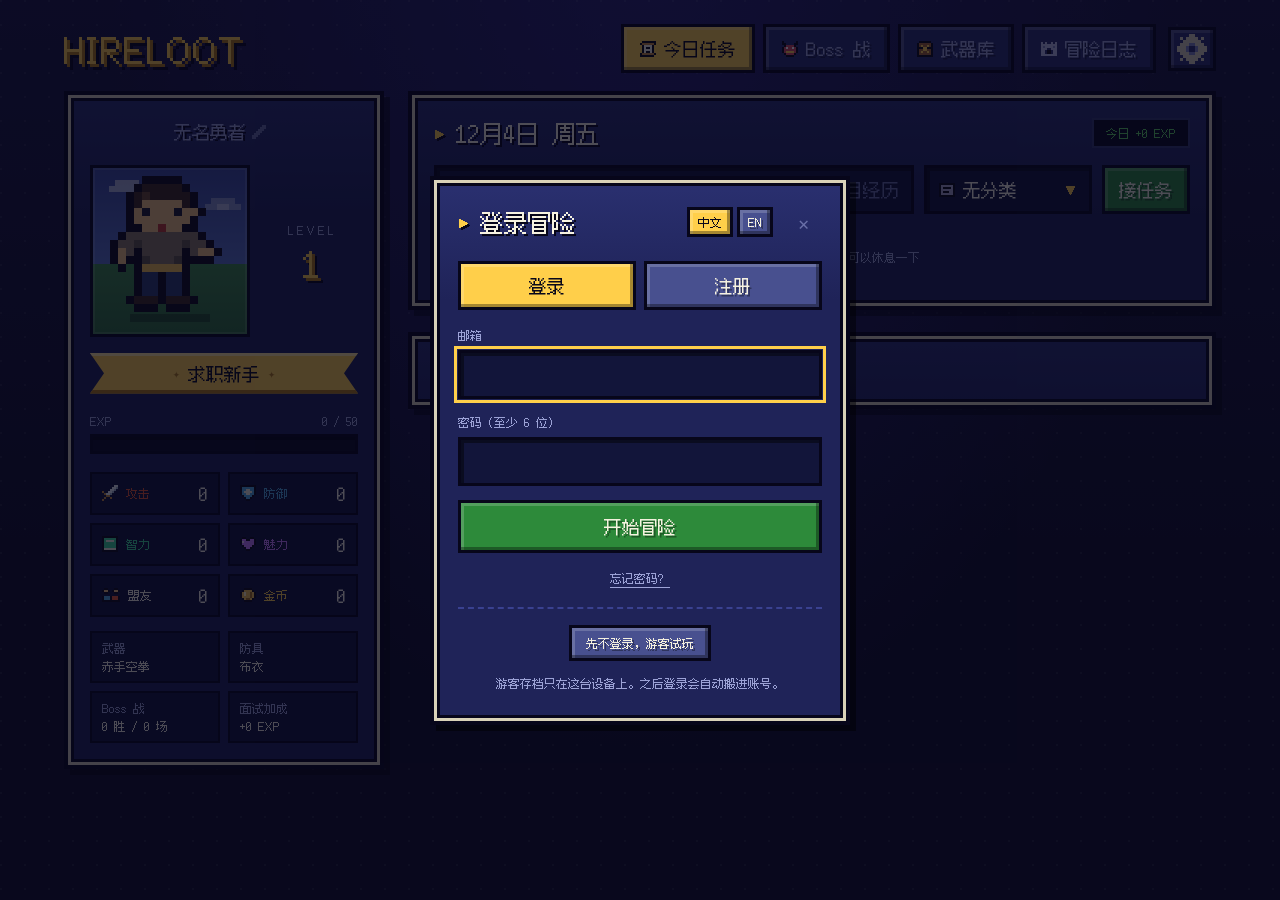
<file: index.html>
<!doctype html>
<html lang="zh-CN">
<head>
  <meta charset="utf-8">
  <meta name="viewport" content="width=device-width, initial-scale=1">
  <title>Hireloot</title>
  <link rel="icon" href="favicon.svg?v=20261124a" type="image/svg+xml">
  <link rel="icon" href="favicon-32.png?v=20261124a" type="image/png" sizes="32x32">
  <link rel="apple-touch-icon" href="apple-touch-icon.png?v=20261124a">
  <!-- 改了 JS/CSS 后把 ?v= 后面的版本号改一下，防止浏览器用旧缓存 -->
  <link rel="stylesheet" href="style.css?v=20261124a">
</head>
<body>
  <header class="top">
    <h1>HIRELOOT</h1>
    <div class="top-right">
      <nav class="tabs">
        <button class="tab active" data-act="tab" data-view="view-today"><span data-icon="scroll"></span><span data-i18n="tab.today"></span></button>
        <button class="tab" data-act="tab" data-view="view-boss"><span data-icon="demon"></span><span data-i18n="tab.boss"></span></button>
        <button class="tab" data-act="tab" data-view="view-armory"><span data-icon="chest"></span><span data-i18n="tab.armory"></span></button>
        <button class="tab" data-act="tab" data-view="view-history"><span data-icon="castle"></span><span data-i18n="tab.log"></span></button>
      </nav>
      <button class="gear" data-act="settings" data-i18n-aria="settings" title=""><span data-icon="gear" data-px="3"></span></button>
    </div>
  </header>

  <main class="layout">
    <aside id="hero" class="px hero"></aside>

    <section class="content">
      <!-- 今日任务 -->
      <div id="view-today" class="view">
        <div class="px panel">
          <div class="panel-head">
            <h2 id="today-date"></h2>
            <span id="today-exp" class="pill"></span>
          </div>
          <form id="add-form" class="add-form" autocomplete="off">
            <input id="add-input" data-i18n-ph="add.ph" maxlength="200">
            <div id="add-cat-slot"></div>
            <button type="submit" class="primary" data-i18n="add.submit"></button>
          </form>
          <p id="add-hint" class="hint"></p>
          <ul id="pending-list" class="tasks"></ul>
        </div>
        <details class="px panel done-panel">
          <summary><span data-i18n="today.doneTitle"></span> (<span id="done-count">0</span>)</summary>
          <ul id="done-list" class="tasks"></ul>
        </details>
      </div>

      <!-- Boss 战 -->
      <div id="view-boss" class="view" hidden>
        <div class="px panel">
          <div class="panel-head"><h2 data-i18n="boss.formTitle"></h2></div>
          <form id="boss-form" class="boss-form" autocomplete="off">
            <label><span data-i18n="boss.company"></span><input id="boss-company" required data-i18n-ph="boss.companyPh" maxlength="80"></label>
            <div class="field"><span data-i18n="boss.round"></span><div id="boss-round-slot"></div></div>
            <label><span data-i18n="boss.date"></span><input id="boss-date" type="date"></label>
            <fieldset class="result">
              <legend data-i18n="boss.result"></legend>
              <label><input type="radio" name="result" value="pass"> <span data-icon="trophy"></span><span data-i18n="boss.pass"></span></label>
              <label><input type="radio" name="result" value="fail"> <span data-icon="skull"></span><span data-i18n="boss.fail"></span></label>
              <label><input type="radio" name="result" value="pending" checked> <span data-icon="hourglass"></span><span data-i18n="boss.pending"></span></label>
            </fieldset>
            <label class="wide"><span data-i18n="boss.note"></span><input id="boss-note" data-i18n-ph="boss.notePh" maxlength="300"></label>
            <button type="submit" class="primary wide" data-i18n="boss.submit"></button>
          </form>
        </div>
        <ul id="boss-list" class="boss-list"></ul>
      </div>

      <!-- 武器库 -->
      <div id="view-armory" class="view" hidden>
        <div class="px panel">
          <div class="panel-head">
            <h2 data-i18n="armory.title"></h2>
            <span id="armory-count" class="pill"></span>
          </div>
          <div id="pack-shelf" class="pack-shelf"></div>
        </div>
        <div id="armory-grid"></div>
      </div>

      <!-- 冒险日志 -->
      <div id="view-history" class="view" hidden>
        <div class="px panel">
          <div class="panel-head"><h2 data-i18n="log.title"></h2></div>
          <div id="history-summary" class="summary"></div>
        </div>
        <div id="history-list"></div>
      </div>
    </section>
  </main>

  <!-- 设置 -->
  <div id="settings" class="modal" hidden>
    <div class="px modal-win" role="dialog" aria-modal="true" aria-labelledby="settings-title">
      <div class="panel-head">
        <h2 id="settings-title" data-i18n="settings"></h2>
        <button class="del" data-act="settings-close" data-i18n-aria="settings.close">✕</button>
      </div>
      <div class="set-row">
        <div class="set-label" data-i18n="settings.lang"></div>
        <div class="seg">
          <button class="lang-btn" data-act="lang" data-lang="zh">中文</button>
          <button class="lang-btn" data-act="lang" data-lang="en">English</button>
        </div>
      </div>
      <div class="set-row" id="account-row" hidden></div>
      <div class="set-row">
        <div class="set-label" data-i18n="settings.sfx"></div>
        <div class="seg">
          <button class="sfx-btn" data-act="sfx" data-sfx="on" data-i18n="settings.on"></button>
          <button class="sfx-btn" data-act="sfx" data-sfx="off" data-i18n="settings.off"></button>
        </div>
      </div>
      <div class="set-row set-foot">
        <a id="privacy-link" href="privacy.html" target="_blank" rel="noopener" data-i18n="settings.privacy"></a>
        <button id="delete-account" class="danger" data-act="auth-delete" data-i18n="cloud.delete" hidden></button>
      </div>
    </div>
  </div>

  <div id="levelup" class="levelup" aria-live="polite"></div>

  <!-- 开卡包舞台 / 武器详情 -->
  <div id="pack-stage" class="stage" hidden></div>
  <div id="card-view" class="modal card-modal" hidden></div>

  <script src="i18n.js?v=20261124a"></script>
  <script src="categorizer.js?v=20261124a"></script>
  <script src="weapons.js?v=20261124a"></script>
  <script src="armory.js?v=20261124a"></script>
  <script src="dialog.js?v=20261124a"></script>
  <script src="config.js?v=20261124a"></script>
  <script src="cloud.js?v=20261124a"></script>
  <script src="app.js?v=20261124a"></script>
</body>
</html>
</file>
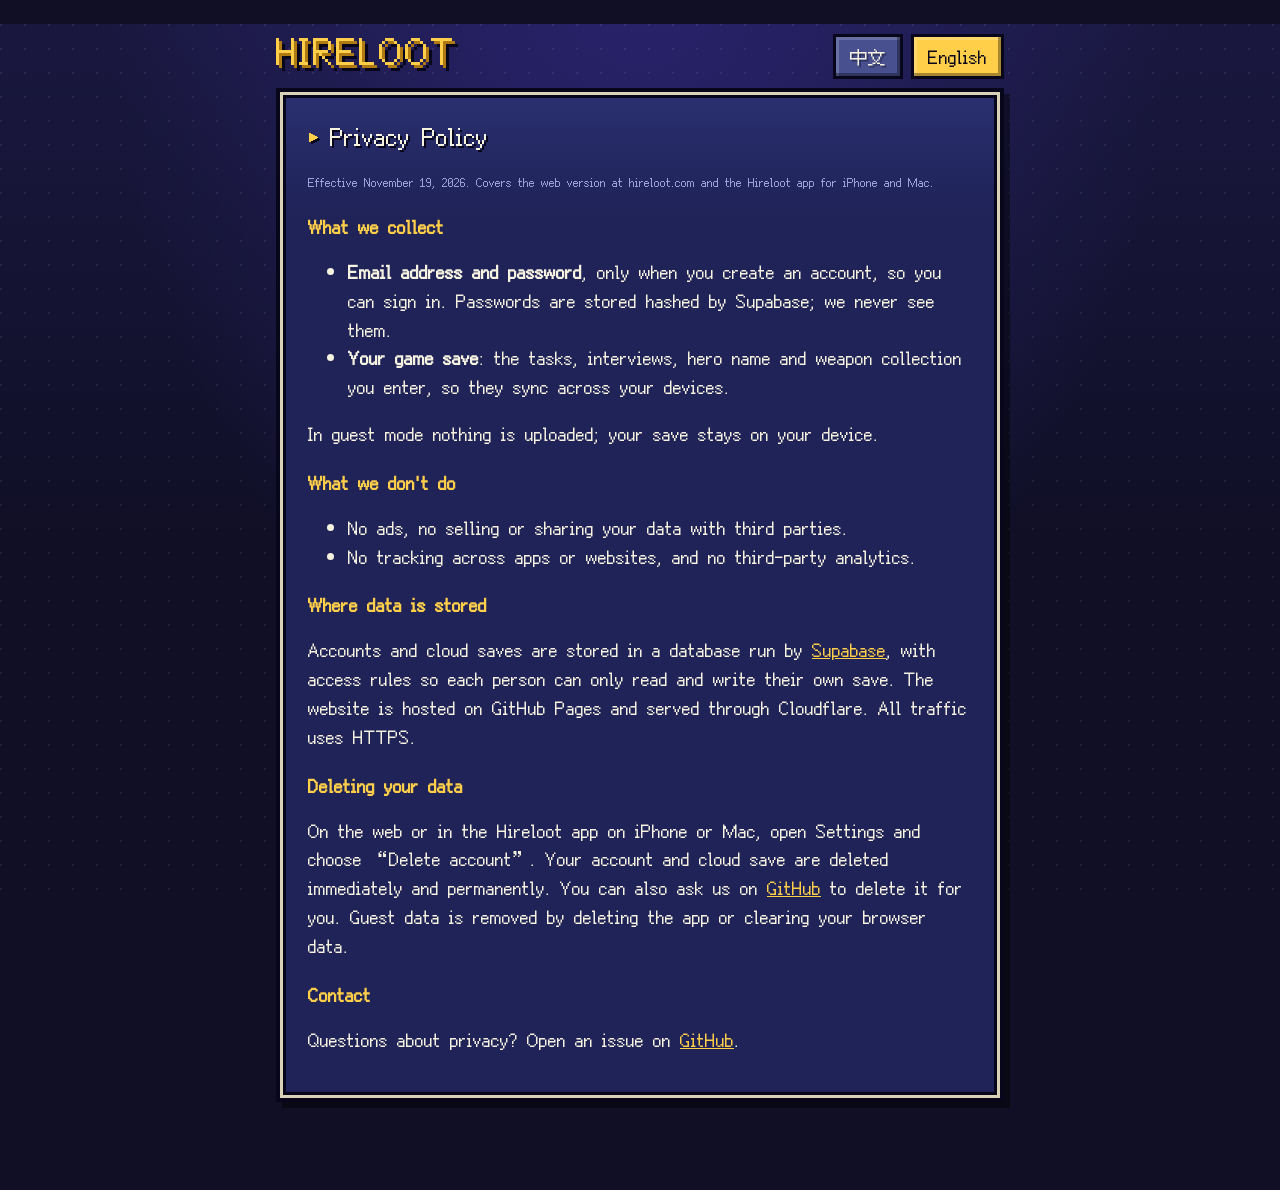
<file: privacy.html>
<!doctype html>
<html lang="zh-CN">
<head>
  <meta charset="utf-8">
  <meta name="viewport" content="width=device-width, initial-scale=1">
  <title>Hireloot · 隐私政策 / Privacy Policy</title>
  <link rel="icon" href="favicon.svg?v=20261119c" type="image/svg+xml">
  <link rel="stylesheet" href="style.css?v=20261118f">
  <style>
    .policy { max-width: 760px; margin: 24px auto; padding: 0 16px 40px; }
    .policy .px { padding: 26px 28px; margin-bottom: 24px; }
    .policy h1 { font-size: 36px; color: var(--gold); text-shadow: 3px 3px 0 var(--gold-dk), 6px 6px 0 var(--edge); margin: 8px 0 20px; }
    .policy h2 { font-size: var(--l); margin: 0 0 12px; }
    .policy h3 { font-size: var(--m); color: var(--gold); margin: 20px 0 6px; }
    .policy p, .policy li { font-size: var(--m); line-height: 1.6; }
    .policy small { color: var(--muted); font-size: var(--s); }
    .policy a { color: var(--gold); }
    .policy-head { display: flex; align-items: center; justify-content: space-between; gap: 12px; flex-wrap: wrap; }
    .lang-switch { display: flex; gap: 8px; }
    .lang-switch button { font-size: var(--m); }
    .lang-switch button[aria-pressed=true] { background: var(--gold); color: var(--edge); text-shadow: none; }
    .policy section[hidden] { display: none; }
  </style>
</head>
<body>
  <main class="policy">
    <div class="policy-head">
      <h1><a href="./" style="color: inherit; text-decoration: none">HIRELOOT</a></h1>
      <div class="lang-switch" role="group" aria-label="Language">
        <button type="button" data-lang="zh-CN">中文</button>
        <button type="button" data-lang="en">English</button>
      </div>
    </div>

    <section class="px" lang="zh-CN">
      <h2>隐私政策</h2>
      <small>生效日期：2026 年 11 月 19 日。适用于 hireloot.com 网页版，以及 iPhone、Mac 上的 Hireloot App。</small>

      <h3>我们收集什么</h3>
      <ul>
        <li><b>邮箱地址和密码</b>：只在你注册账号时收集，用来登录。密码由 Supabase 加密保存，我们看不到明文。</li>
        <li><b>游戏存档</b>：你写下的任务、面试记录、角色名字、武器收集等，用来在你的各个设备之间同步。</li>
      </ul>
      <p>不登录（游客模式）时，存档只保存在你自己的设备上，不会上传。</p>

      <h3>我们不做什么</h3>
      <ul>
        <li>不做广告，不卖数据，不和第三方分享你的数据。</li>
        <li>不做跨 App 或跨网站的追踪，没有第三方统计或分析工具。</li>
      </ul>

      <h3>数据存在哪里</h3>
      <p>账号和云存档保存在 <a href="https://supabase.com/privacy">Supabase</a> 提供的数据库里，数据库设置了权限，每个人只能读写自己的存档。网页由 GitHub Pages 托管，经过 Cloudflare 网络传输，全程使用 HTTPS 加密。</p>

      <h3>删除你的数据</h3>
      <p>在网页版或 iPhone、Mac 的 Hireloot App 里，打开「设置」，点「删除账号」，你的账号和云存档会被立即永久删除。你也可以在 <a href="https://github.com/xyydcoldcold/hireloot/issues">GitHub</a> 上联系我们，帮你删除。游客模式的数据删除 App 或清除浏览器数据即可。</p>

      <h3>联系我们</h3>
      <p>对隐私有任何疑问，请在 <a href="https://github.com/xyydcoldcold/hireloot/issues">GitHub Issues</a> 留言。</p>
    </section>

    <section class="px" lang="en">
      <h2>Privacy Policy</h2>
      <small>Effective November 19, 2026. Covers the web version at hireloot.com and the Hireloot app for iPhone and Mac.</small>

      <h3>What we collect</h3>
      <ul>
        <li><b>Email address and password</b>, only when you create an account, so you can sign in. Passwords are stored hashed by Supabase; we never see them.</li>
        <li><b>Your game save</b>: the tasks, interviews, hero name and weapon collection you enter, so they sync across your devices.</li>
      </ul>
      <p>In guest mode nothing is uploaded; your save stays on your device.</p>

      <h3>What we don't do</h3>
      <ul>
        <li>No ads, no selling or sharing your data with third parties.</li>
        <li>No tracking across apps or websites, and no third-party analytics.</li>
      </ul>

      <h3>Where data is stored</h3>
      <p>Accounts and cloud saves are stored in a database run by <a href="https://supabase.com/privacy">Supabase</a>, with access rules so each person can only read and write their own save. The website is hosted on GitHub Pages and served through Cloudflare. All traffic uses HTTPS.</p>

      <h3>Deleting your data</h3>
      <p>On the web or in the Hireloot app on iPhone or Mac, open Settings and choose “Delete account”. Your account and cloud save are deleted immediately and permanently. You can also ask us on <a href="https://github.com/xyydcoldcold/hireloot/issues">GitHub</a> to delete it for you. Guest data is removed by deleting the app or clearing your browser data.</p>

      <h3>Contact</h3>
      <p>Questions about privacy? Open an issue on <a href="https://github.com/xyydcoldcold/hireloot/issues">GitHub</a>.</p>
    </section>
  </main>
  <script>
    // 语言：网址里的 ?lang= 优先，其次是网页版存的语言，最后看浏览器语言
    (function () {
      var KEY = 'hireloot.lang';
      var q = new URLSearchParams(location.search).get('lang');
      var saved = null;
      try { saved = localStorage.getItem(KEY); } catch (e) {}
      var lang = q ? (q.indexOf('en') === 0 ? 'en' : 'zh') : saved || ((navigator.language || '').indexOf('zh') === 0 ? 'zh' : 'en');
      function show(l) {
        lang = l;
        document.querySelectorAll('section[lang]').forEach(function (sec) {
          sec.hidden = (sec.lang === 'en') !== (l === 'en');
        });
        document.querySelectorAll('.lang-switch button').forEach(function (b) {
          b.setAttribute('aria-pressed', String((b.dataset.lang === 'en') === (l === 'en')));
        });
        document.documentElement.lang = l === 'en' ? 'en' : 'zh-CN';
        document.title = l === 'en' ? 'Hireloot · Privacy Policy' : 'Hireloot · 隐私政策';
      }
      document.querySelectorAll('.lang-switch button').forEach(function (b) {
        b.addEventListener('click', function () {
          var l = b.dataset.lang === 'en' ? 'en' : 'zh';
          try { localStorage.setItem(KEY, l); } catch (e) {}
          show(l);
        });
      });
      show(lang === 'en' ? 'en' : 'zh');
    })();
  </script>
</body>
</html>
</file>
<file: style.css>
/* Hireloot 像素风样式
 * 字体：Fusion Pixel 12px（SIL OFL 开源授权，已打包在 fonts/ 里，离线可用）
 * 像素字体在 12 / 18 / 24 / 36px 下最清晰（Retina 屏上是整数倍）
 */
@font-face {
  font-family: "Fusion Pixel";
  src: url("fonts/fusion-pixel-12px-sc.woff2") format("woff2");
  font-display: swap;
}

:root {
  --bg: #100f26;
  --bg2: #1a1840;
  --win: #1f2358;
  --win-hi: #2a3070;
  --row: #272c68;
  --row-hi: #31377d;
  --deep: #12153a;
  --frame: #d9d2b8;
  --edge: #07061a;
  --ink: #f6f2e0;
  --muted: #9ea4d8;
  --gold: #ffcf4a;
  --gold-dk: #b07a12;
  --green: #5fd35f;
  --green-dk: #2d8a3a;
  --red: #ff6b6b;
  --font: "Fusion Pixel", "PingFang SC", "Hiragino Sans GB", "Microsoft YaHei", monospace;
  --s: 12px;  /* 小字 */
  --m: 18px;  /* 正文 */
  --l: 24px;  /* 标题 */
}
* { box-sizing: border-box; }
html { background: var(--bg); }
html, body { margin: 0; }
body {
  background:
    radial-gradient(circle at 1px 1px, rgba(255,255,255,.07) 1px, transparent 0) 0 0 / 24px 24px,
    radial-gradient(ellipse at 50% -10%, #2a2470 0%, transparent 60%),
    linear-gradient(180deg, var(--bg2), var(--bg) 60%);
  background-attachment: fixed;
  color: var(--ink);
  font-family: var(--font);
  font-size: var(--m);
  line-height: 1.5;
  min-height: 100vh;
  -webkit-font-smoothing: none;
  -moz-osx-font-smoothing: unset;
}
button, input, select { font: inherit; color: inherit; }
::selection { background: var(--gold); color: var(--edge); }
svg { image-rendering: pixelated; }

/* 像素滚动条（App 里的 PixelScrollbar 同款）：深色凹槽 + 米色滑块 + 黑描边 */
@supports not selector(::-webkit-scrollbar) { html { scrollbar-color: var(--frame) var(--deep); } }
::-webkit-scrollbar { width: 14px; height: 14px; }
::-webkit-scrollbar-track { background: var(--deep); border: 3px solid var(--edge); }
::-webkit-scrollbar-thumb {
  background: var(--frame); border: 3px solid var(--edge);
  box-shadow: inset 3px 0 0 rgba(255,255,255,.45), inset -3px 0 0 rgba(0,0,0,.25);
}
::-webkit-scrollbar-thumb:hover { background: var(--gold); }
::-webkit-scrollbar-corner { background: var(--edge); }
::-webkit-scrollbar-button { display: none; }

/* ============ 像素窗口 ============ */
.px {
  position: relative;
  background: linear-gradient(180deg, var(--win-hi), var(--win) 120px);
  border: 4px solid var(--edge);
  box-shadow:
    inset 0 0 0 3px var(--frame),
    inset 0 0 0 6px var(--edge),
    6px 6px 0 rgba(0, 0, 0, .45);
}

/* ============ 按钮 / 输入 ============ */
button {
  background: #48508f;
  border: 3px solid var(--edge);
  box-shadow: inset -3px -3px 0 rgba(0,0,0,.35), inset 3px 3px 0 rgba(255,255,255,.18);
  padding: 6px 14px;
  cursor: pointer;
  text-shadow: 2px 2px 0 rgba(0,0,0,.35);
}
button:hover { filter: brightness(1.12); }
button:active { transform: translate(2px, 2px); box-shadow: inset 3px 3px 0 rgba(0,0,0,.35); }
button.primary { background: var(--green-dk); }
button.primary:hover { background: #36a346; filter: none; }
input, select {
  background: var(--deep);
  border: 3px solid var(--edge);
  box-shadow: inset 3px 3px 0 rgba(0,0,0,.45);
  padding: 8px 12px;
  min-width: 0;
}
input::placeholder { color: #6a70a8; }
input[type=date] { color-scheme: dark; }
/* iOS Safari 的日期框自带一个很宽的最小宽度，会把整列表单撑出屏幕；去掉原生外观、让它跟其它输入框一样宽 */
input[type=date] { -webkit-appearance: none; appearance: none; display: block; width: 100%; max-width: 100%; min-height: 44px; text-align: left; }
input[type=date]::-webkit-date-and-time-value { text-align: left; margin: 0; }
fieldset { min-width: 0; min-inline-size: 0; }
input:focus, select:focus, button:focus-visible { outline: 3px solid var(--gold); outline-offset: 1px; }

/* ============ 顶栏 ============ */
.top {
  display: flex; flex-wrap: wrap; align-items: center; justify-content: space-between; gap: 16px;
  padding: 24px 24px 18px; max-width: 1200px; margin: 0 auto;
}
h1 {
  font-size: 36px; line-height: 1; margin: 0; color: var(--gold); letter-spacing: 2px; font-weight: normal;
  text-shadow: 3px 3px 0 var(--gold-dk), 6px 6px 0 var(--edge);
}
h1 span {
  font-size: var(--m); color: var(--ink); letter-spacing: 0; margin-left: 10px;
  text-shadow: 2px 2px 0 var(--edge); vertical-align: 4px;
}
.tabs { display: flex; gap: 8px; flex-wrap: wrap; }
.tab { display: inline-flex; align-items: center; background: #2b3070; color: var(--muted); padding: 8px 16px; }
.tab.active { background: var(--gold); color: var(--edge); text-shadow: none; }

/* ============ 布局 ============ */
.layout {
  max-width: 1200px; margin: 0 auto; padding: 0 24px 24px;
  display: grid; grid-template-columns: 320px 1fr; gap: 24px; align-items: start;
}
@media (max-width: 860px) {
  .layout { grid-template-columns: 1fr; padding: 0 16px 16px; }
  .top { padding: 18px 16px 14px; }
  h1 { font-size: 24px; }
}
.content { min-width: 0; }
.panel { padding: 20px 22px 22px; margin-bottom: 22px; }
.panel-head { display: flex; justify-content: space-between; align-items: center; gap: 10px; flex-wrap: wrap; margin-bottom: 14px; }
h2 { font-size: var(--l); font-weight: normal; margin: 0; text-shadow: 2px 2px 0 var(--edge); }
h2::before { content: "▶"; color: var(--gold); font-size: var(--s); margin-right: 10px; vertical-align: 4px; }
.pill {
  background: var(--edge); color: var(--green); padding: 4px 12px; font-size: var(--s);
  border: 2px solid #33396f;
}
.hint { color: var(--muted); font-size: var(--s); margin: 10px 0 0; min-height: 24px; display: flex; align-items: center; flex-wrap: wrap; gap: 6px; }
.empty { color: var(--muted); list-style: none; padding: 18px 4px; font-size: var(--s); text-align: center; }

/* ============ 角色卡 ============ */
.hero { padding: 22px; position: sticky; top: 16px; }
@media (max-width: 860px) { .hero { position: static; } }
.hero-top { display: flex; gap: 16px; align-items: center; margin-bottom: 16px; }
.avatar {
  position: relative; flex: none; width: 160px; height: 172px;
  display: grid; place-items: end center; padding-bottom: 14px;
  border: 3px solid var(--edge);
  overflow: hidden;
}
.avatar::before { /* 云 */
  content: ""; position: absolute; top: 18px; left: 16px; width: 24px; height: 6px;
  background: rgba(255,255,255,.55);
  box-shadow: 6px -6px 0 rgba(255,255,255,.55), 12px 0 0 rgba(255,255,255,.55),
    96px 18px 0 rgba(255,255,255,.35), 102px 12px 0 rgba(255,255,255,.35), 108px 18px 0 rgba(255,255,255,.35);
}
.avatar::after { /* 脚下的影子 */
  content: ""; position: absolute; bottom: 12px; left: 50%; width: 80px; height: 8px;
  transform: translateX(-50%); background: rgba(0,0,0,.3);
}
.avatar svg { position: relative; z-index: 1; display: block; animation: bob 1.2s steps(2) infinite; }
@keyframes bob { 50% { transform: translateY(-4px); } }

/* 头像背景随等级变：蓝天 → 翠林 → 星夜 → 紫晶 → 橙霞 → 赤焰 → 金辉（门槛同称号） */
.avatar { --sky1: #3a4a9c; --sky2: #5a74c8; --gnd1: #3e8a46; --gnd2: #2f6e38; --glow: rgba(255,255,255,.12); --deco: rgba(255,255,255,.55); --deco2: rgba(255,255,255,.35);
  background: linear-gradient(180deg, var(--sky1) 0%, var(--sky2) 58%, var(--gnd1) 58%, var(--gnd2) 100%);
  box-shadow: inset 0 0 0 2px var(--glow); }
.avatar[data-bg="1"] { --sky1: #1f5a5a; --sky2: #4fae8a; --gnd1: #2d6e38; --gnd2: #1f4a26; }
.avatar[data-bg="2"] { --sky1: #0c1440; --sky2: #2c4aa8; --gnd1: #2a3a6e; --gnd2: #1a264a; --glow: rgba(127,219,255,.35); }
.avatar[data-bg="3"] { --sky1: #2a0e5a; --sky2: #8a4ac8; --gnd1: #5a2a8a; --gnd2: #3a1a5e; --glow: rgba(199,125,255,.6); --deco: #f3d9ff; --deco2: rgba(243,217,255,.6); }
.avatar[data-bg="4"] { --sky1: #8a2a3a; --sky2: #ff9a3c; --gnd1: #a8541c; --gnd2: #6e3010; --glow: rgba(255,154,60,.7); --deco: rgba(255,240,200,.75); --deco2: rgba(255,224,160,.5); }
.avatar[data-bg="5"] { --sky1: #2a0610; --sky2: #b0203a; --gnd1: #3a1014; --gnd2: #1a0608; --glow: rgba(255,74,58,.75); --deco: #ffcf4a; --deco2: #ff7a3c; }
.avatar[data-bg="6"] { --sky1: #6e4a08; --sky2: #ffd86a; --gnd1: #c58b3a; --gnd2: #8a5a1e; --glow: rgba(255,226,122,.9); --deco: #ffffff; --deco2: #fff4c2; }
/* 星夜 / 紫晶 / 金辉：云换成星星；赤焰：飘火星 */
.avatar[data-bg="2"]::before, .avatar[data-bg="3"]::before, .avatar[data-bg="5"]::before, .avatar[data-bg="6"]::before {
  top: 14px; left: 14px; width: 3px; height: 3px; background: var(--deco);
  box-shadow: 22px 12px 0 var(--deco2), 40px 2px 0 var(--deco), 70px 22px 0 var(--deco2), 96px 6px 0 var(--deco),
    118px 26px 0 var(--deco2), 128px 0 0 var(--deco), 8px 40px 0 var(--deco2), 112px 50px 0 var(--deco2), 56px 44px 0 var(--deco2);
  animation: twinkle 1.6s steps(2) infinite;
}
.avatar[data-bg="5"]::before { top: auto; bottom: 40px; animation: embers 2.4s steps(6) infinite; }
.avatar[data-bg="6"] { border-color: var(--gold-dk); }
@keyframes twinkle { 50% { opacity: .45; } }
@keyframes embers { from { transform: translateY(0); opacity: 1; } to { transform: translateY(-60px); opacity: .2; } }
/* SR / SSR 武器的闪光 */
.avatar .spark { animation: twinkle 1s steps(2) infinite; }
.avatar .spark.s1 { animation-delay: -.5s; }
.lv { font-size: 36px; line-height: 1; color: var(--gold); text-shadow: 3px 3px 0 var(--gold-dk), 5px 5px 0 var(--edge); }
.bar-label { display: flex; justify-content: space-between; font-size: var(--s); color: var(--muted); margin-bottom: 4px; }
.bar { height: 20px; border: 3px solid var(--edge); background: #0a0a20; box-shadow: inset 0 3px 0 rgba(0,0,0,.4); }
.bar > i {
  display: block; height: 100%; transition: width .4s steps(8);
  background:
    linear-gradient(180deg, rgba(255,255,255,.35) 0 3px, transparent 3px),
    repeating-linear-gradient(90deg, var(--green) 0 9px, #3fae3f 9px 12px);
}
.stats { list-style: none; padding: 0; margin: 18px 0 14px; display: grid; grid-template-columns: 1fr 1fr; gap: 8px; }
.stats li {
  display: flex; justify-content: space-between; align-items: center;
  background: var(--deep); padding: 6px 10px; border: 2px solid var(--edge); font-size: var(--s);
}
.stats b { font-weight: normal; display: flex; align-items: center; }
.stats span { font-size: var(--m); color: var(--ink); }
.equip { display: grid; grid-template-columns: 1fr 1fr; gap: 8px; margin-top: 8px; }
.equip div { background: var(--deep); border: 2px solid var(--edge); padding: 6px 10px; font-size: var(--s); }
.equip small { display: block; color: var(--muted); font-size: var(--s); }

/* ============ 添加任务 ============ */
.add-form { display: grid; grid-template-columns: minmax(0, 1fr) auto auto; gap: 10px; }
.add-form > * { min-width: 0; }
@media (max-width: 600px) { .add-form { grid-template-columns: minmax(0, 1fr) auto; } .add-form input { grid-column: 1 / -1; } }

/* ============ 任务列表 ============ */
.tasks { list-style: none; padding: 0; margin: 16px 0 0; display: flex; flex-direction: column; gap: 10px; }
.task {
  display: flex; align-items: center; gap: 14px;
  background: var(--row); border: 3px solid var(--edge);
  box-shadow: inset 6px 0 0 var(--c), inset 0 3px 0 rgba(255,255,255,.07);
  padding: 10px 10px 10px 20px;
}
.task:hover { background: var(--row-hi); }
.task-main { flex: 1; min-width: 0; }
.task-title { word-break: break-word; }
.task.done { background: #1d2152; }
.task.done .task-title { text-decoration: line-through; text-decoration-thickness: 2px; color: var(--muted); }
.task-meta { display: flex; flex-wrap: wrap; gap: 8px; align-items: center; margin-top: 6px; font-size: var(--s); }
.chk {
  width: 32px; height: 32px; padding: 0; flex: none; background: var(--deep);
  color: var(--gold); font-size: var(--m); line-height: 1; text-shadow: none;
  box-shadow: inset 3px 3px 0 rgba(0,0,0,.45);
}
.chk:hover { background: #20255a; }
.task.done .chk { background: var(--green-dk); color: #fff; box-shadow: inset -3px -3px 0 rgba(0,0,0,.3); }
.late { background: #7a2e3e; color: #ffd6dc; padding: 1px 8px; border: 2px solid var(--edge); }
.reward { color: var(--gold); }
.reward i { color: var(--muted); font-style: normal; }
.del {
  background: transparent; border-color: transparent; box-shadow: none; color: #6a70a8;
  padding: 4px 10px; text-shadow: none;
}
.del:hover { color: var(--red); filter: none; }

details > summary { cursor: pointer; list-style: none; font-size: var(--m); }
details > summary::-webkit-details-marker { display: none; }
details > summary::before { content: "▶"; display: inline-block; margin-right: 10px; color: var(--gold); font-size: var(--s); transition: transform .15s steps(2); }
details[open] > summary::before { transform: rotate(90deg); }
.done-panel .task { opacity: .85; }
/* 打开下拉框的那一行要浮到其它任务上面（opacity 会单独建层叠上下文，菜单会被后面的任务盖住） */
.task.menu-open, .task:has(.picker.open) { position: relative; z-index: 41; opacity: 1; }

/* ============ Boss ============ */
.boss-form { display: grid; grid-template-columns: repeat(3, minmax(0, 1fr)); gap: 14px; }
.boss-form > * { min-width: 0; }
.boss-form > label > input { width: 100%; }
.boss-form label, .boss-form .field { display: flex; flex-direction: column; gap: 6px; font-size: var(--s); color: var(--muted); }
.boss-form label input, .boss-form .field .picker-btn { color: var(--ink); font-size: var(--m); }
.boss-form .wide { grid-column: 1 / -1; }
.field .picker { display: block; }
.result {
  grid-column: 1 / -1; border: 3px solid var(--edge); background: var(--deep);
  display: flex; gap: 24px; flex-wrap: wrap; padding: 8px 14px 12px; margin: 0;
}
.result legend { color: var(--muted); font-size: var(--s); padding: 0 6px; background: var(--edge); }
.result label { flex-direction: row; align-items: center; gap: 2px; color: var(--ink); font-size: var(--m); cursor: pointer; }
.result input { accent-color: var(--gold); width: 18px; height: 18px; }
@media (max-width: 680px) { .boss-form { grid-template-columns: minmax(0, 1fr); } }
.boss-list { list-style: none; padding: 0; margin: 0; display: flex; flex-direction: column; gap: 16px; }
.boss { display: flex; gap: 18px; padding: 18px 20px; align-items: flex-start; }
.boss-sprite {
  background: linear-gradient(180deg, #2a1640, #4a1f3a); border: 3px solid var(--edge); padding: 8px; flex: none;
}
.boss.pass .boss-sprite { background: linear-gradient(180deg, #1d2a3a, #2a3a3a); }
.boss.pass .boss-sprite svg { opacity: .6; }
.boss-sprite svg { display: block; }
.boss.pending .boss-sprite svg { animation: shake .6s steps(2) infinite; }
@keyframes shake { 50% { transform: translateX(2px); } }
.boss-main { flex: 1; min-width: 0; }
.boss-name { font-size: var(--l); line-height: 1.3; text-shadow: 2px 2px 0 var(--edge); }
.boss-name small { color: var(--muted); font-size: var(--s); text-shadow: none; }
.boss-meta { font-size: var(--s); color: var(--muted); margin-top: 4px; }
.boss-note { margin-top: 8px; background: var(--deep); border: 2px solid var(--edge); padding: 6px 10px; font-size: var(--s); }
.boss-actions { display: flex; gap: 8px; margin-top: 10px; flex-wrap: wrap; }
.boss-actions button { font-size: var(--s); }
.win { color: var(--green); } .lose { color: var(--red); } .wait { color: var(--gold); }

/* ============ 冒险日志 ============ */
.summary { display: grid; grid-template-columns: repeat(6, 1fr); gap: 10px; }
@media (max-width: 760px) { .summary { grid-template-columns: repeat(3, 1fr); } }
.sum-cell {
  background: var(--deep); border: 3px solid var(--edge); box-shadow: inset 0 4px 0 var(--c);
  padding: 12px 6px 8px; text-align: center;
}
.sum-cell b { display: block; font-size: var(--l); font-weight: normal; margin-bottom: 4px; }
.sum-cell small { color: var(--muted); font-size: var(--s); display: inline-flex; align-items: center; }
.day { padding: 16px 20px; margin-bottom: 16px; }
.day .tasks { margin-top: 14px; }

/* ============ 页脚 ============ */
.foot {
  max-width: 1200px; margin: 0 auto; padding: 4px 24px 40px;
  display: flex; gap: 10px; align-items: center; flex-wrap: wrap; color: var(--muted); font-size: var(--s);
}
.foot span { flex: 1; min-width: 200px; }
.foot button { font-size: var(--s); }

/* ============ 动效 ============ */
.float {
  position: absolute; transform: translateX(-50%); pointer-events: none; z-index: 50;
  color: var(--gold); text-shadow: 2px 2px 0 var(--edge), -2px -2px 0 var(--edge), 2px -2px 0 var(--edge), -2px 2px 0 var(--edge);
  white-space: nowrap; animation: floatUp 1.2s steps(12) forwards;
}
@keyframes floatUp { from { opacity: 1; margin-top: 0; } to { opacity: 0; margin-top: -64px; } }
.levelup {
  position: fixed; left: 50%; top: 40%; transform: translate(-50%, -50%) scale(0);
  background: var(--win); border: 4px solid var(--edge);
  box-shadow: inset 0 0 0 3px var(--gold), inset 0 0 0 6px var(--edge), 8px 8px 0 rgba(0,0,0,.5);
  padding: 26px 40px; text-align: center; z-index: 100; pointer-events: none; opacity: 0;
}
.levelup div { font-size: 36px; color: var(--gold); text-shadow: 3px 3px 0 var(--gold-dk), 6px 6px 0 var(--edge); }
.levelup small { display: block; margin-top: 12px; font-size: var(--m); }
.levelup.show { animation: lvl 2.2s steps(10) forwards; }
@keyframes lvl {
  0% { opacity: 1; transform: translate(-50%, -50%) scale(.3); }
  15%, 80% { opacity: 1; transform: translate(-50%, -50%) scale(1); }
  100% { opacity: 0; transform: translate(-50%, -50%) scale(1); }
}
@media (prefers-reduced-motion: reduce) {
  .avatar svg, .boss.pending .boss-sprite svg, .avatar::before, .avatar .spark { animation: none; }
}

/* ============ 像素图标 ============ */
.ico { display: inline-flex; margin-right: 8px; flex: none; }
.ico svg { display: block; }

/* ============ 像素下拉框 ============ */
.picker { position: relative; display: inline-block; }
.picker-btn {
  display: flex; align-items: center; width: 100%; height: 100%;
  background: var(--deep); box-shadow: inset 3px 3px 0 rgba(0,0,0,.45);
  padding: 8px 12px; text-align: left; white-space: nowrap; text-shadow: none;
}
.picker-btn > span:not(.ico):not(.caret) { flex: 1; }
.caret { font-size: var(--s); margin-left: 12px; color: var(--gold); }
.picker-btn:active { transform: none; }
.picker.open .picker-btn { outline: 3px solid var(--gold); outline-offset: 1px; }
.picker-menu {
  position: absolute; left: 0; top: calc(100% + 6px); z-index: 40; min-width: 100%;
  list-style: none; margin: 0; padding: 10px 8px;
  background: var(--win); border: 4px solid var(--edge);
  box-shadow: inset 0 0 0 3px var(--frame), inset 0 0 0 5px var(--edge), 6px 6px 0 rgba(0,0,0,.5);
}
.picker.up .picker-menu { top: auto; bottom: calc(100% + 6px); }
.picker-menu li + li { margin-top: 2px; }
.picker-menu button {
  display: flex; align-items: center; width: 100%; white-space: nowrap; text-align: left; font-size: var(--m);
  background: transparent; border: 2px solid transparent; box-shadow: none; padding: 6px 12px 6px 28px; position: relative;
  text-shadow: none;
}
.picker-menu button:hover, .picker-menu button:focus-visible { background: var(--row-hi); outline: none; filter: none; }
.picker-menu button:hover::before, .picker-menu button:focus-visible::before {
  content: "▶"; position: absolute; left: 8px; color: var(--gold); font-size: var(--s);
}
.picker-menu button[aria-selected=true] { color: var(--gold); }
.picker-menu button[aria-selected=true]::after { content: "✔"; margin-left: auto; padding-left: 16px; font-size: var(--s); }
#add-cat { min-width: 168px; }

/* 任务行里的分类标签 */
.picker.tag .picker-btn {
  background: var(--c); color: var(--edge); font-size: var(--s); padding: 2px 8px;
  border-width: 2px; box-shadow: inset -2px -2px 0 rgba(0,0,0,.25), inset 2px 2px 0 rgba(255,255,255,.3);
}
.picker.tag .caret { color: rgba(0,0,0,.55); margin-left: 8px; }
.picker.tag .ico { margin-right: 6px; }
.picker.tag .picker-menu button { font-size: var(--s); }

.chip {
  display: inline-flex; align-items: center; padding: 2px 10px; font-size: var(--s);
  background: #2b3070; border-width: 2px; color: var(--ink); text-shadow: none;
}
.chip:hover { background: #3a4190; filter: none; }

/* 手机 */
@media (max-width: 600px) {
  .panel { padding: 16px 14px 16px; }
  .task { gap: 10px; padding: 8px 6px 8px 16px; }
  .del { padding: 4px 6px; }
  .hero { padding: 16px; }
  .avatar { width: 140px; }
  .avatar svg { width: 133px; height: auto; } /* 手上拿武器后画布变宽，手机上按 7px 一格缩一点，免得武器被裁掉 */
}

/* ============ 设置 ============ */
.top-right { display: flex; align-items: center; gap: 12px; flex-wrap: wrap; }
.gear {
  width: 48px; height: 44px; padding: 0; display: grid; place-items: center; background: #2b3070;
}
.gear .ico { margin: 0; }
.gear:hover .ico { animation: spin 1s steps(4) infinite; }
@keyframes spin { to { transform: rotate(90deg); } }
.modal {
  position: fixed; inset: 0; z-index: 200; display: grid; place-items: center; padding: 16px;
  background: rgba(7, 6, 26, .7);
}
.modal[hidden] { display: none; }
.modal-win { width: min(440px, 100%); padding: 22px 24px 26px; }
.modal-win .panel-head { margin-bottom: 18px; }
.set-row { display: flex; align-items: center; justify-content: space-between; gap: 14px; flex-wrap: wrap; padding: 12px 0; border-top: 2px dashed #3a4190; }
.set-label { color: var(--muted); }
.seg { display: flex; gap: 8px; flex-wrap: wrap; }
.seg button { font-size: var(--s); padding: 6px 14px; }
.set-row[hidden], .set-foot button[hidden] { display: none; }
.set-foot a { color: var(--muted); font-size: var(--s); }
.set-foot a:hover { color: var(--gold); }
.set-foot button { font-size: var(--s); padding: 6px 14px; }
.lang-btn.active, .sfx-btn.active { background: var(--gold); color: var(--edge); text-shadow: none; }
.hint:empty { display: none; }
@media (prefers-reduced-motion: reduce) { .gear:hover .ico { animation: none; } }

/* 等级 + 称号缎带 */
.lv-box { flex: 1; min-width: 0; text-align: center; }
.lv-box small { display: block; font-size: var(--s); color: var(--muted); letter-spacing: 3px; margin-bottom: 6px; }
.lv-box .lv { font-size: 36px; }
/* 角色名字：点一下就能改 */
.hero-name, .hero-name-input {
  display: flex; align-items: center; justify-content: center; gap: 6px;
  width: 100%; height: 40px; margin: -4px 0 12px; padding: 0 10px;
  font-size: var(--l); line-height: 1; text-align: center;
}
.hero-name {
  background: none; border: 0; box-shadow: none; color: var(--ink); text-shadow: 2px 2px 0 var(--edge);
  border-bottom: 2px dashed transparent;
}
.hero-name .nm { min-width: 0; overflow: hidden; text-overflow: ellipsis; white-space: nowrap; }
.hero-name .ico { flex: none; opacity: .55; }
.hero-name:hover { filter: none; border-bottom-color: #3a4190; }
.hero-name:hover .ico, .hero-name:focus-visible .ico { opacity: 1; }
.hero-name:active { transform: none; box-shadow: none; }
.hero-name.unnamed, .hero-name.tight { font-size: var(--m); }
.hero-name.unnamed { color: var(--muted); }
.hero-name-input { display: block; color: var(--ink); background: var(--deep); }
.title {
  position: relative; margin: 0 0 18px; padding: 6px 30px 8px; text-align: center;
  font-size: var(--m); line-height: 1.3; color: var(--edge);
  background: var(--gold);
  box-shadow: inset 0 3px 0 #ffe79a, inset 0 -4px 0 var(--gold-dk);
  clip-path: polygon(0 0, 100% 0, calc(100% - 14px) 50%, 100% 100%, 0 100%, 14px 50%);
}
.title { white-space: nowrap; overflow: hidden; padding-left: 22px; padding-right: 22px; }
.title span { display: inline-flex; align-items: center; }
.title span::before, .title span::after { content: "✦"; font-size: var(--s); color: var(--gold-dk); margin: 0 8px; }
.title.tight { font-size: var(--s); padding-top: 9px; padding-bottom: 11px; }
.title.tight span::before, .title.tight span::after { margin: 0 5px; }

/* =====================================================================
 * 卡包 & 武器库
 * ===================================================================== */
.stats em.bonus { font-style: normal; color: var(--gold); font-size: var(--s); margin-left: 4px; }
.hero-weapon { box-shadow: inset 3px 0 0 var(--rc); }
.hero-weapon { min-width: 0; }
.hero-weapon small { display: flex; justify-content: space-between; align-items: center; gap: 6px; }
.hero-weapon i { font-style: normal; color: var(--gold); letter-spacing: -1px; }
.hero-weapon .nm { display: block; overflow-wrap: anywhere; }
.equip > div { min-width: 0; }
.lvl-packs { display: flex !important; align-items: center; justify-content: center; color: #e6c4ff; }
body.no-scroll { overflow: hidden; }

/* 角色卡上的「开卡包」按钮：一闪一闪 */
.pack-btn {
  width: 100%; margin-top: 12px; display: flex; align-items: center; justify-content: center;
  background: #6a2fa0; color: #fff; animation: packPulse 1.2s steps(2) infinite;
}
.pack-btn:hover { background: #7f3ac0; filter: none; }
@keyframes packPulse { 50% { box-shadow: inset -3px -3px 0 rgba(0,0,0,.35), inset 3px 3px 0 rgba(255,255,255,.18), 0 0 0 3px var(--gold); } }

/* ---------- 卡牌 ---------- */
.card {
  --cw: 200px; --mx: 50%; --my: 50%; --rx: 0deg; --ry: 0deg;
  position: relative; width: var(--cw); aspect-ratio: 5 / 7; perspective: 900px;
  container-type: inline-size; user-select: none;
}
.card-inner {
  position: absolute; inset: 0; transform-style: preserve-3d;
  transform: rotateX(var(--rx)) rotateY(calc(var(--ry) + 180deg));
  transition: transform .5s steps(6);
}
.card.flipped .card-inner { transform: rotateX(var(--rx)) rotateY(var(--ry)); }
.card.tilting .card-inner { transition: transform .08s linear; }
.card-back, .card-front {
  position: absolute; inset: 0; backface-visibility: hidden; -webkit-backface-visibility: hidden; overflow: hidden;
  border: 4px solid var(--edge);
}
.card-back {
  transform: rotateY(180deg);
  display: flex; flex-direction: column; align-items: center; justify-content: center; gap: 10px;
  background:
    repeating-linear-gradient(45deg, rgba(255,255,255,.06) 0 6px, transparent 6px 12px),
    linear-gradient(180deg, #2a3070, #12153a);
  box-shadow: inset 0 0 0 3px var(--frame), inset 0 0 0 7px var(--edge), inset 0 0 0 10px #3a4190;
}
.back-logo { font-size: var(--s); color: var(--gold); letter-spacing: 2px; text-shadow: 2px 2px 0 var(--edge); }
.card-front {
  display: flex; flex-direction: column; padding: 10px 10px 8px;
  background: linear-gradient(180deg, #2a3070, #171b48);
  box-shadow: inset 0 0 0 3px var(--rc), inset 0 0 0 6px var(--edge);
}
.card-top { display: flex; justify-content: space-between; align-items: center; font-size: var(--s); padding: 2px 2px 4px; }
.rar {
  background: var(--rc); color: var(--edge); padding: 0 6px; line-height: 18px; border: 2px solid var(--edge);
}
.atk { color: var(--ink); text-shadow: 2px 2px 0 var(--edge); }
.card-art {
  position: relative; flex: 1; min-height: 0; display: grid; place-items: center; overflow: hidden;
  border: 3px solid var(--edge); background: radial-gradient(circle, #3a4190 0 30%, #1f2358 30% 55%, #12153a 55%);
}
.card-art svg { position: relative; height: 86%; width: auto; filter: drop-shadow(3px 3px 0 rgba(0,0,0,.45)); }
.card.mini .card-art svg { height: 80%; }
/* 卡面背后的放射光（硬色阶，转起来是一格一格的） */
.rays {
  position: absolute; inset: -40%;
  background: repeating-conic-gradient(from 0deg, color-mix(in srgb, var(--rc) 35%, transparent) 0 10deg, transparent 10deg 20deg);
  animation: spinRays 8s steps(24) infinite; opacity: .7;
}
.r-N .rays { opacity: .25; animation: none; }
@keyframes spinRays { to { transform: rotate(360deg); } }
.card-name {
  margin: 6px -2px 0; padding: 2px 6px; text-align: center; font-size: var(--m); line-height: 1.3;
  background: var(--edge); color: var(--ink); white-space: nowrap; overflow: hidden; text-overflow: ellipsis;
}
.card-name.long { font-size: var(--s); line-height: 27px; }
.r-SSR .card-name { background: var(--gold); color: var(--edge); box-shadow: inset 0 3px 0 #ffe79a, inset 0 -3px 0 var(--gold-dk); }
.card-stars { text-align: center; font-size: var(--s); line-height: 18px; margin-top: 4px; letter-spacing: 1px; }
.card-stars i { font-style: normal; color: #3a3f7a; }
.card-stars i.on { color: var(--gold); text-shadow: 1px 1px 0 var(--edge); }
.rar-name { color: var(--rc); }
.card-desc { font-size: var(--s); line-height: 1.5; color: var(--muted); text-align: center; min-height: 36px; margin-top: 2px; }
@container (max-width: 170px) {
  .card-desc { display: none; }
  .card-name { font-size: var(--s); }
  .card-front { padding: 8px 8px 6px; }
}
.card.locked .card-art { background: radial-gradient(circle, #232858 0 40%, #161a42 40%); }
.card.locked .card-name { color: var(--muted); letter-spacing: 3px; }
.card.locked .card-front { box-shadow: inset 0 0 0 3px color-mix(in srgb, var(--rc) 45%, #12153a), inset 0 0 0 6px var(--edge); }
.card.locked .rays { display: none; }

/* 镭射层：彩虹硬色阶 + color-dodge，跟着 --mx/--my 移动；没碰到时自己慢慢扫 */
.holo, .glare, .sparkles { position: absolute; inset: 0; pointer-events: none; }
.holo {
  opacity: 0; mix-blend-mode: color-dodge;
  background:
    repeating-linear-gradient(0deg, rgba(0,0,0,.35) 0 2px, transparent 2px 4px),
    repeating-linear-gradient(115deg,
      #ff5f6d 0 6%, #ffc371 6% 12%, #f9f871 12% 18%, #5ef38c 18% 24%,
      #47c6ff 24% 30%, #8a7dff 30% 36%, #ff6bd6 36% 42%);
  background-size: 100% 100%, 300% 300%;
  background-position: 0 0, var(--mx) var(--my);
  animation: holoIdle 3.2s steps(16) infinite alternate;
}
.card.tilting .holo { animation: none; }
@keyframes holoIdle { from { background-position: 0 0, 0% 0%; } to { background-position: 0 0, 100% 100%; } }
.glare {
  opacity: 0; mix-blend-mode: overlay;
  background: radial-gradient(circle at var(--mx) var(--my), rgba(255,255,255,.75) 0 12%, rgba(255,255,255,.25) 12% 30%, transparent 30%);
}
.card.tilting .glare { opacity: 1; }
/* 稀有卡：一道白光扫过 */
.r-R .holo {
  opacity: .9; mix-blend-mode: overlay; background-size: 300% 100%;
  background-image: linear-gradient(110deg, transparent 0 40%, rgba(255,255,255,.55) 40% 46%, transparent 46% 52%, rgba(255,255,255,.35) 52% 55%, transparent 55%);
  animation: sheen 3s steps(20) infinite;
}
@keyframes sheen { from { background-position: 100% 0; } to { background-position: 0 0; } }
.r-SR .holo { opacity: .32; }
.r-SSR .holo { opacity: .45; }
.r-SSR .card-front { box-shadow: inset 0 0 0 3px var(--gold), inset 0 0 0 5px var(--gold-dk), inset 0 0 0 8px var(--edge); }
.card.locked .holo, .card.locked .glare, .card.locked .sparkles { display: none; }
/* 传说卡：像素星星闪烁 */
.sparkles i {
  position: absolute; width: 4px; height: 4px; background: #fff;
  box-shadow: 4px 0 0 #fff, -4px 0 0 #fff, 0 4px 0 #fff, 0 -4px 0 #fff;
  animation: twinkle 1.6s steps(2) infinite;
}
.sparkles i:nth-child(1) { left: 18%; top: 22%; }
.sparkles i:nth-child(2) { left: 78%; top: 30%; animation-delay: .4s; }
.sparkles i:nth-child(3) { left: 30%; top: 58%; animation-delay: .8s; }
.sparkles i:nth-child(4) { left: 70%; top: 66%; animation-delay: 1.2s; }
.sparkles i:nth-child(5) { left: 50%; top: 12%; animation-delay: .6s; }
@keyframes twinkle { 0%, 100% { opacity: 0; } 50% { opacity: 1; } }

/* ---------- 开包舞台 ---------- */
.stage {
  position: fixed; inset: 0; z-index: 300; display: grid; place-items: center; padding: 16px; overflow: auto;
  background:
    radial-gradient(circle at 1px 1px, rgba(255,255,255,.12) 1px, transparent 0) 0 0 / 16px 16px,
    radial-gradient(ellipse at 50% 45%, #2a2470 0%, rgba(7,6,26,.96) 65%);
}
.stage[hidden] { display: none; }
.stage-win { position: relative; width: min(760px, 100%); text-align: center; }
.stage-title { margin-bottom: 18px; }
.stage-title b {
  display: block; font-weight: normal; font-size: 36px; line-height: 1.1; color: var(--gold);
  text-shadow: 3px 3px 0 var(--gold-dk), 6px 6px 0 var(--edge); margin-bottom: 8px;
}
.stage-title span { font-size: var(--m); color: var(--ink); text-shadow: 2px 2px 0 var(--edge); }
.slots { display: flex; justify-content: center; gap: clamp(10px, 3vw, 28px); }
.slot {
  --cw: clamp(96px, 27vw, 200px);
  position: relative; width: var(--cw); aspect-ratio: 5 / 7;
}
.slot .card { --cw: 100%; position: absolute; inset: 0; width: 100%; }
.stage-hint { margin-top: 18px; color: var(--muted); font-size: var(--s); animation: blink 1s steps(2) infinite; }
@keyframes blink { 50% { opacity: .35; } }
.stage-actions { display: flex; gap: 12px; justify-content: center; flex-wrap: wrap; margin-top: 14px; min-height: 48px; }
.stage-actions button { min-width: 140px; }

/* 卡包本体 */
.pack {
  position: absolute; inset: 0; padding: 0; border: 0; background: transparent; box-shadow: none; text-shadow: none;
  cursor: pointer; animation: packFloat 1.6s steps(2) infinite;
}
.pack:hover { filter: brightness(1.15); }
.pack:active { transform: none; box-shadow: none; }
.pack:focus-visible { outline: 3px solid var(--gold); outline-offset: 4px; }
@keyframes packFloat { 50% { translate: 0 -4px; } }
.pack-top, .pack-body {
  position: absolute; left: 0; right: 0; display: block; border: 4px solid var(--edge);
  background:
    repeating-linear-gradient(90deg, rgba(255,255,255,.08) 0 4px, transparent 4px 8px),
    linear-gradient(160deg, #8a3ad0 0%, #4a2a9a 35%, #2a3a9a 60%, #6a2fa0 100%);
}
.pack-top { top: 0; height: 18%; border-bottom: 0; }
.pack-body {
  top: 18%; bottom: 0; border-top: 2px dashed rgba(255,255,255,.35);
  display: flex; flex-direction: column; align-items: center; justify-content: center; gap: 8px;
  box-shadow: inset 0 0 0 3px rgba(255,207,74,.55);
}
.crimp {
  position: absolute; left: 0; right: 0; height: 12px; top: 0;
  background: repeating-linear-gradient(90deg, #d9d2b8 0 4px, #8a8470 4px 8px);
  border-bottom: 3px solid var(--edge);
}
.pack-body .crimp { top: auto; bottom: 0; border-bottom: 0; border-top: 3px solid var(--edge); }
.pack-logo { font-size: var(--s); color: var(--gold); letter-spacing: 2px; text-shadow: 2px 2px 0 var(--edge); }
.pack-sub { font-size: var(--s); color: #e6c4ff; letter-spacing: 1px; text-shadow: 2px 2px 0 var(--edge); }
.pack-emblem { padding: 8px; background: rgba(7,6,26,.45); border: 3px solid var(--edge); }
/* 包装上的镭射反光 */
.pack-foil {
  position: absolute; inset: 0; pointer-events: none; mix-blend-mode: color-dodge; opacity: .55;
  background: linear-gradient(110deg, transparent 0 35%, #ff6bd6 35% 40%, #f9f871 40% 45%, #47c6ff 45% 50%, transparent 50%);
  background-size: 300% 100%; animation: sheen 2.4s steps(18) infinite;
}
/* 拖动撕包：--p 是撕开进度（0~1），左半截包顶跟着翘起来，缝里漏出稀有度颜色的光 */
@property --p { syntax: '<number>'; inherits: true; initial-value: 0; }
.pack { --p: 0; touch-action: none; cursor: grab; }
.pack.grab { cursor: grabbing; }
.pack.dragging, .pack.grab { animation: none; }
.pack.dragging { filter: drop-shadow(0 0 calc(var(--p) * 14px) var(--rc, #fff4c2)) brightness(calc(1 + var(--p) * .25)); }
.pack.snap { transition: --p .25s steps(4); }
.pack-top.t-l {
  z-index: 2; filter: brightness(1.12);
  clip-path: inset(-20px calc((1 - var(--p)) * 100%) 0 -20px);
  transform-origin: calc(var(--p) * 100%) 100%;
  transform: translateY(calc(var(--p) * -10px)) rotate(calc(var(--p) * 9deg));
}
.pack-top.t-r { clip-path: inset(0 0 0 calc(var(--p) * 100%)); }
.tear-line {
  position: absolute; left: 0; top: calc(18% - 3px); height: 6px; z-index: 1; pointer-events: none;
  width: calc(var(--p) * 100%); opacity: calc(var(--p) * 12);
  background: var(--rc, #fff4c2);
  box-shadow: 0 0 6px var(--rc, #fff4c2), 0 0 16px var(--rc, #fff4c2), 0 -8px 24px var(--rc, #fff4c2);
}
.tear-guide {
  position: absolute; left: 0; right: 0; top: 18%; z-index: 3; pointer-events: none;
  border-top: 3px dashed rgba(255,244,194,.85); padding-top: 4px;
  font-size: var(--s); color: #fff4c2; text-shadow: 2px 2px 0 var(--edge); letter-spacing: 1px;
  opacity: calc(1 - var(--p) * 8); animation: blink 1s steps(2) infinite;
}
.scrap {
  position: absolute; top: 18%; width: 6px; height: 6px; z-index: 3; pointer-events: none;
  background: #d9d2b8; box-shadow: 2px 2px 0 var(--edge);
  animation: scrapFall .7s steps(7) forwards;
}
.scrap:nth-child(odd) { background: #c77dff; }
@keyframes scrapFall { to { transform: translate(var(--dx), 72px) rotate(90deg); opacity: 0; } }
.bits.paper { top: 18%; }
/* 卡牌背面朝上蓄力：抖动 + 漏光（光的颜色就是稀有度的提示） */
.card.rising.charging { animation: rise .42s steps(6) both, packShake .12s steps(2) .42s infinite; }
.slot.r-SSR .card.rising.charging { animation: rise .42s steps(6) both, packShake .07s steps(2) .42s infinite; }
.card.charging .card-back { animation: leak 1.2s steps(6) forwards; }
.slot.r-N .card.charging .card-back { animation-name: leakSoft; }
@keyframes packShake { 0% { translate: -3px 0; rotate: -1deg; } 50% { translate: 3px -2px; rotate: 1deg; } 100% { translate: -2px 1px; } }
@keyframes leak {
  from { filter: none; }
  to { filter: drop-shadow(0 0 0 var(--rc)) drop-shadow(0 0 10px var(--rc)) drop-shadow(0 0 22px var(--rc)) brightness(1.25); }
}
@keyframes leakSoft { to { filter: brightness(1.15); } }
/* 撕开 */
.pack.torn { animation: none; }
.pack.torn .pack-top { animation: tearOff .45s steps(6) forwards; }
.pack.torn .pack-body { animation: dropAway .5s steps(6) forwards; }
.pack.torn .pack-foil, .pack.torn .tear-line, .pack.torn .tear-guide { display: none; }
@keyframes tearOff { to { transform: translate(60%, -140%) rotate(28deg); opacity: 0; } }
@keyframes dropAway { 40% { opacity: 1; } to { transform: translateY(60%); opacity: 0; } }
/* 光柱 */
.slot.beam::before {
  content: ""; position: absolute; left: 50%; bottom: 30%; width: 70%; height: 220%; translate: -50% 0; z-index: -1;
  background: linear-gradient(0deg, var(--rc), color-mix(in srgb, var(--rc) 40%, transparent) 60%, transparent);
  clip-path: polygon(30% 100%, 70% 100%, 100% 0, 0 0);
  animation: beamUp .5s steps(5) forwards; opacity: .8;
}
.slot.r-N.beam::before { opacity: .35; }
@keyframes beamUp { from { transform: scaleY(0); transform-origin: bottom; } to { transform: scaleY(1); transform-origin: bottom; } }
/* 卡牌从包里升起 */
.card.rising { animation: rise .42s steps(6) both; }
@keyframes rise { from { transform: translateY(30%) scale(.85); opacity: 0; } to { transform: none; opacity: 1; } }
/* 稀有卡翻开后周围持续发光 */
.slot.r-SR .card.flipped, .slot.r-SSR .card.flipped { filter: drop-shadow(0 0 8px var(--rc)) drop-shadow(0 0 18px color-mix(in srgb, var(--rc) 60%, transparent)); }
.slot.r-SSR .card.flipped { animation: ssrGlow 1.2s steps(3) infinite alternate; }
@keyframes ssrGlow {
  from { filter: drop-shadow(0 0 6px #ffcf4a) drop-shadow(0 0 16px #ffb000); }
  to { filter: drop-shadow(0 0 12px #fff4c2) drop-shadow(0 0 28px #ff9ad8); }
}

/* 像素碎片爆开 */
.bits { position: absolute; left: 50%; top: 45%; width: 0; height: 0; pointer-events: none; z-index: 3; }
.bits i {
  position: absolute; width: 8px; height: 8px; background: var(--c); box-shadow: 2px 2px 0 var(--edge);
  animation: bit .9s steps(9) forwards;
}
@keyframes bit {
  0% { transform: translate(0, 0); opacity: 1; }
  70% { opacity: 1; }
  100% { transform: translate(var(--dx), calc(var(--dy) + 40px)); opacity: 0; }
}
/* NEW! / 升星 角标 */
.pull-badge {
  position: absolute; top: -12px; right: -10px; z-index: 4; padding: 2px 8px; font-size: var(--s);
  border: 3px solid var(--edge); background: var(--red); color: #fff; text-shadow: 2px 2px 0 rgba(0,0,0,.35);
  animation: pop .35s steps(4) both;
}
.pull-badge.up { background: var(--gold); color: var(--edge); text-shadow: none; }
.pull-badge.max { background: #48508f; }
@keyframes pop { from { transform: scale(0) rotate(-20deg); } 70% { transform: scale(1.3) rotate(6deg); } to { transform: scale(1) rotate(6deg); } }
/* 闪屏 / 震屏 */
.stage-flash { position: fixed; inset: 0; pointer-events: none; background: var(--rc, #fff); opacity: 0; z-index: 5; }
.stage-flash.go { animation: flashGo .5s steps(5) forwards; }
@keyframes flashGo { 0% { opacity: .75; } 100% { opacity: 0; } }
.stage.rumble .stage-win { animation: quake .1s steps(2) infinite; }
.stage.quake .stage-win { animation: quake .08s steps(2) 6; }
@keyframes quake { 0% { transform: translate(-4px, 2px); } 50% { transform: translate(4px, -2px); } 100% { transform: translate(0, 0); } }
/* 史诗/传说横幅 */
.banner {
  position: absolute; left: 50%; top: 42%; z-index: 6; pointer-events: none; opacity: 0;
  font-size: 36px; white-space: nowrap; padding: 10px 30px; color: var(--edge);
  background: var(--rc, var(--gold)); border: 4px solid var(--edge);
  box-shadow: inset 0 4px 0 rgba(255,255,255,.45), inset 0 -4px 0 rgba(0,0,0,.25), 8px 8px 0 rgba(0,0,0,.5);
  transform: translate(-50%, -50%);
}
.banner.r-SR { --rc: #c77dff; }
.banner.r-SSR {
  --rc: #ffcf4a;
  background: repeating-linear-gradient(115deg, #ffcf4a 0 16px, #ffe79a 16px 24px, #ffcf4a 24px 40px, #ff9ad8 40px 44px);
}
.banner.go { animation: bannerGo 1.6s steps(12) forwards; }
@keyframes bannerGo {
  0% { opacity: 1; transform: translate(-50%, -50%) scale(2.2); }
  15%, 75% { opacity: 1; transform: translate(-50%, -50%) scale(1) rotate(-3deg); }
  100% { opacity: 0; transform: translate(-50%, -80%) scale(1) rotate(-3deg); }
}

/* ---------- 武器库页面 ---------- */
.pack-shelf { display: flex; align-items: center; gap: 20px; flex-wrap: wrap; }
.shelf-packs { display: flex; }
.shelf-packs .ico { margin: 0; }
.shelf-pack { margin-right: -14px; animation: packFloat 1.6s steps(2) infinite; }
.shelf-pack:nth-child(even) { animation-delay: .4s; }
.shelf-packs.empty { opacity: .35; filter: grayscale(1); }
.shelf-main { flex: 1; min-width: 200px; display: flex; align-items: center; gap: 14px; flex-wrap: wrap; justify-content: space-between; padding-left: 14px; }
.shelf-main p { margin: 0; }
.pack-cta { animation: packPulse 1.2s steps(2) infinite; }
.pity { width: 100%; margin: 0; color: var(--muted); font-size: var(--s); }
.rar-sec h2::before { color: var(--rc); }
.rar-tag { font-size: var(--s); background: var(--rc); color: var(--edge); padding: 0 6px; border: 2px solid var(--edge); text-shadow: none; vertical-align: 4px; }
.card-grid { display: grid; grid-template-columns: repeat(auto-fill, minmax(128px, 1fr)); gap: 16px; }
.card.mini .card-desc { display: none; }
.card.mini .card-name {
  font-size: var(--s); white-space: normal; line-height: 18px; min-height: 40px;
  display: flex; align-items: center; justify-content: center; text-overflow: clip;
}
.card.mini.r-SSR .holo { opacity: .35; }
.card-slot {
  padding: 0; border: 0; background: transparent; box-shadow: none; text-shadow: none; display: block; width: 100%;
}
.card-slot:hover { filter: none; transform: translateY(-4px); }
.card-slot:active { transform: translateY(-2px); box-shadow: none; }
.card-slot:focus-visible { outline: 3px solid var(--gold); outline-offset: 3px; }
.card-slot .card { --cw: 100%; }
.eq-badge {
  position: absolute; top: 30px; left: -2px; z-index: 2; font-size: var(--s); padding: 0 6px;
  background: var(--green-dk); color: #fff; border: 2px solid var(--edge);
}
@media (max-width: 600px) { .card-grid { grid-template-columns: repeat(auto-fill, minmax(104px, 1fr)); gap: 10px; } }

/* 武器详情 */
.card-modal { z-index: 250; }
/* 手机上手指在详情里滑动：交给卡牌倾斜，不让浏览器拿去滚动背后的页面 */
.card-modal:not([hidden]) { touch-action: none; overscroll-behavior: contain; }
.viewer { display: flex; flex-direction: column; align-items: center; gap: 18px; }
.viewer .card { --cw: min(280px, 72vw); }
.viewer-actions { display: flex; gap: 12px; }
.viewer-actions button { min-width: 120px; }

@media (max-width: 600px) {
  .stage-title b { font-size: 24px; }
  .banner { font-size: 24px; padding: 8px 18px; }
  .pack-sub { display: none; }
  .pack-emblem { padding: 4px; }
  .pack-emblem svg { width: 40px; height: 40px; }
}
@media (prefers-reduced-motion: reduce) {
  .rays, .holo, .pack, .pack-foil, .shelf-pack, .pack-btn, .pack-cta, .sparkles i, .stage-hint, .slot.r-SSR .card.flipped { animation: none !important; }
}

/* ============ 登录 / 云存档 ============ */
.set-label small { display: block; font-size: var(--s); color: #6a70a8; margin-top: 4px; }
.set-label .acct-email { color: var(--ink); word-break: break-all; }
.sync { display: inline-flex !important; align-items: center; gap: 6px; }
.sync-synced { color: var(--green) !important; }
.sync-offline, .sync-error { color: var(--red) !important; }
.auth-modal .modal-win { width: min(420px, 100%); }
.auth-tabs { margin-bottom: 16px; }
.auth-head-r { display: flex; align-items: center; gap: 12px; }
.auth-lang { gap: 4px; }
.auth-lang button { font-size: var(--s); padding: 3px 8px; }
.auth-lang button.active { background: var(--gold); color: var(--edge); text-shadow: none; }
.auth-tabs button { flex: 1; font-size: var(--m); padding: 8px 14px; }
.auth-tabs button.active { background: var(--gold); color: var(--edge); text-shadow: none; }
.auth-form { display: flex; flex-direction: column; gap: 14px; }
.auth-form label { display: flex; flex-direction: column; gap: 6px; font-size: var(--s); color: var(--muted); }
.auth-form input { font-size: var(--m); color: var(--ink); width: 100%; }
.auth-form button[type=submit] { padding: 10px 14px; }
.auth-form button[disabled] { filter: grayscale(.6) brightness(.8); cursor: wait; }
.auth-text { color: var(--muted); font-size: var(--s); line-height: 1.6; margin: 0 0 16px; }
.auth-msg { margin: -4px 0 0; min-height: 18px; font-size: var(--s); line-height: 1.5; color: var(--red); }
.auth-msg.ok { color: var(--green); }
.auth-msg:empty { display: none; }
button.linkish {
  align-self: center; background: none; border: 0; box-shadow: none; padding: 2px 4px;
  color: var(--muted); font-size: var(--s); text-decoration: underline; text-underline-offset: 4px; text-shadow: none;
}
button.linkish:hover { color: var(--gold); filter: none; }
button.linkish:active { transform: none; box-shadow: none; }
.auth-guest { margin-top: 18px; padding-top: 16px; border-top: 2px dashed #3a4190; text-align: center; }
.auth-guest button { font-size: var(--s); }
.auth-guest .hint { justify-content: center; text-align: center; }
.conflict-opts { display: grid; grid-template-columns: 1fr 1fr; gap: 12px; }
.conflict-opt { display: flex; flex-direction: column; align-items: center; gap: 8px; padding: 16px 10px; }
.conflict-opt b { font-weight: normal; }
.conflict-opt small { font-size: var(--s); color: var(--muted); }
@media (max-width: 420px) { .conflict-opts { grid-template-columns: 1fr; } }

/* 老用户登录：顶部滑下来的欢迎条 */
.welcome-toast {
  position: fixed; left: 50%; top: 18px; z-index: 300; transform: translate(-50%, -160%);
  min-width: 260px; max-width: calc(100vw - 32px); padding: 14px 26px 16px; text-align: center;
  background: var(--win); border: 4px solid var(--edge); pointer-events: none;
  box-shadow: inset 0 0 0 3px var(--gold), inset 0 0 0 6px var(--edge), 6px 6px 0 rgba(0,0,0,.5);
}
.welcome-toast b { display: block; font-weight: normal; font-size: var(--l); color: var(--gold); text-shadow: 2px 2px 0 var(--edge); overflow-wrap: anywhere; }
.welcome-toast small { display: block; margin-top: 8px; font-size: var(--s); color: var(--muted); }
.welcome-toast.show { animation: toast-in 3.2s steps(8) forwards; }
@keyframes toast-in {
  0% { transform: translate(-50%, -160%); }
  12%, 85% { transform: translate(-50%, 0); }
  100% { transform: translate(-50%, -160%); }
}
@media (prefers-reduced-motion: reduce) {
  .welcome-toast.show { animation: toast-fade 3.2s forwards; transform: translate(-50%, 0); }
  @keyframes toast-fade { 0%, 85% { opacity: 1; } 100% { opacity: 0; } }
}

/* ============ 确认 / 提示弹窗（替代浏览器自带的 confirm / alert） ============ */
.dlg-modal { z-index: 400; }
.dlg-win { width: min(400px, 100%); }
.dlg-body { margin: 0 0 10px; font-size: var(--m); line-height: 1.5; overflow-wrap: anywhere; }
.dlg-note { margin: 0 0 6px; font-size: var(--s); line-height: 1.6; color: #ffb3b3; }
.dlg-btns { display: flex; justify-content: flex-end; gap: 10px; margin-top: 20px; }
.dlg-btns button { min-width: 96px; padding: 8px 16px; }
button.danger { background: #b8324a; }
button.danger:hover { background: #d03c56; filter: none; }
@media (max-width: 420px) { .dlg-btns button { flex: 1; } }
</file>
